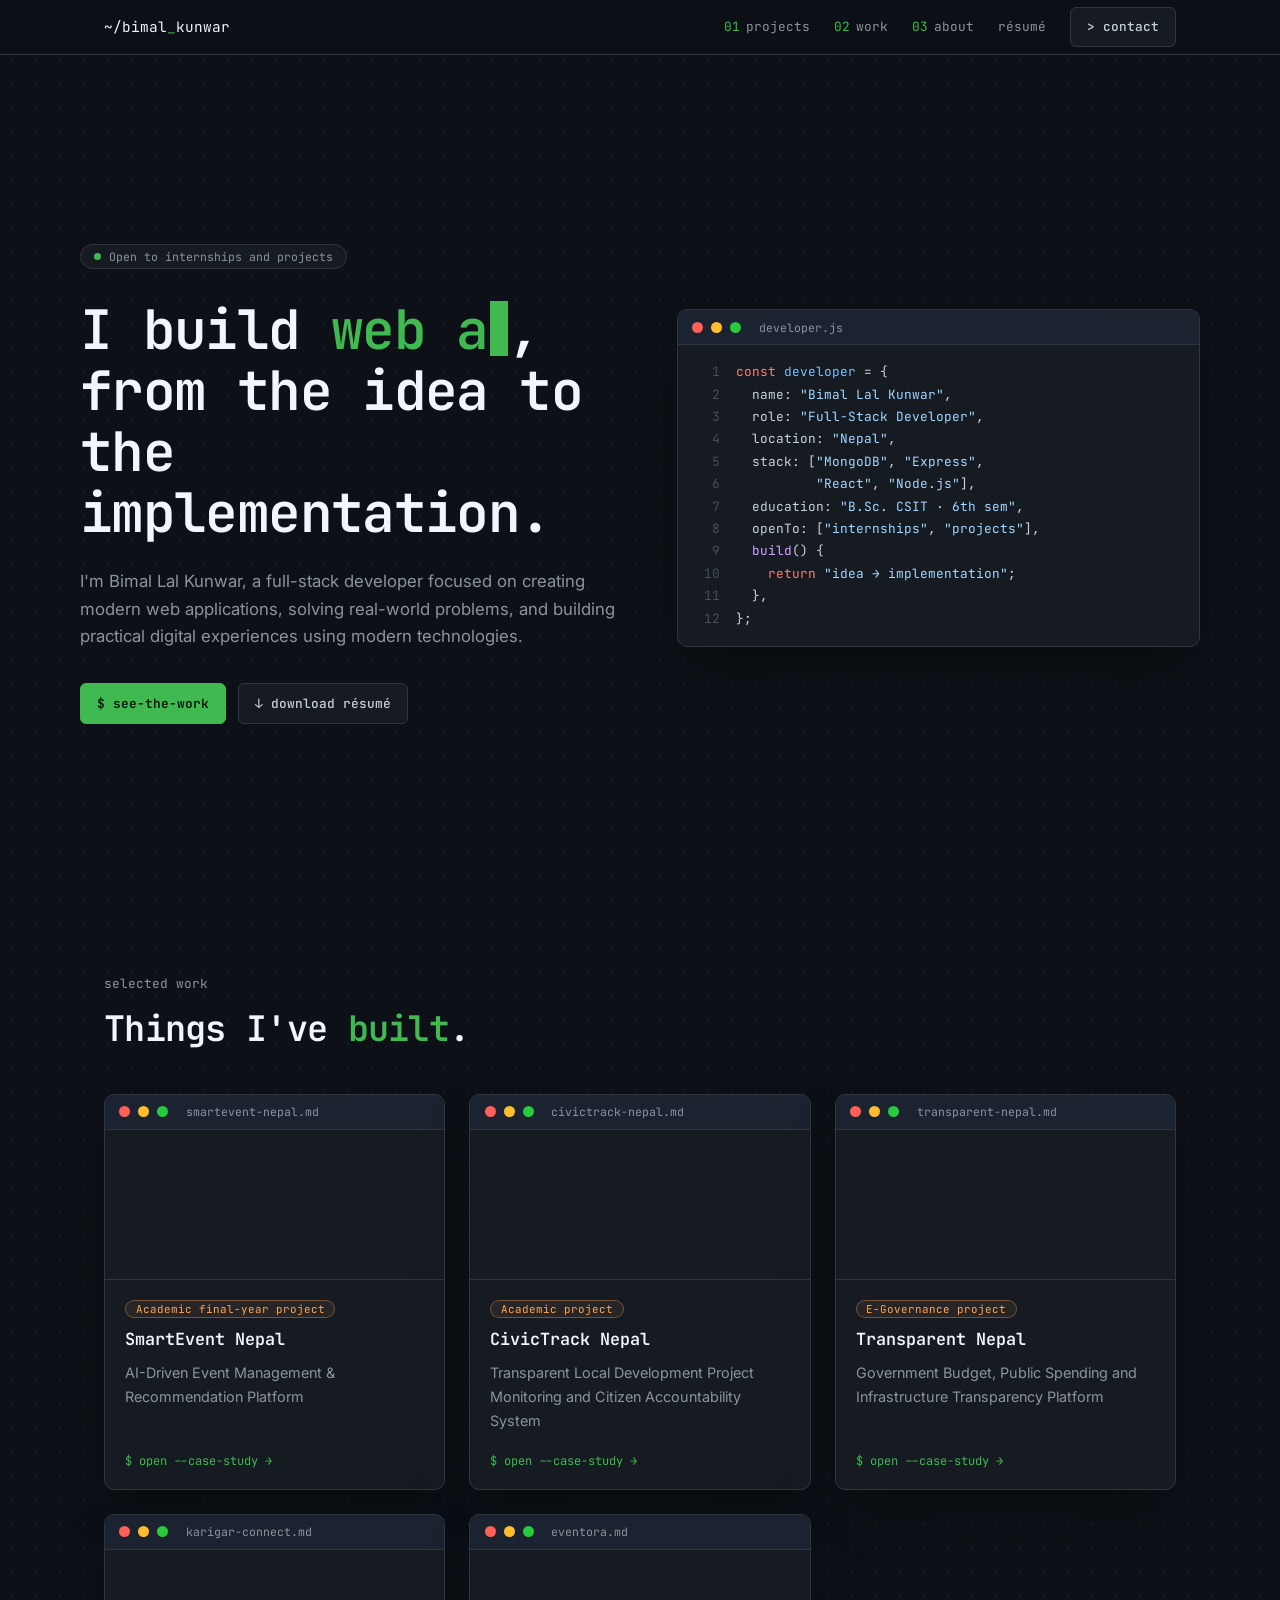
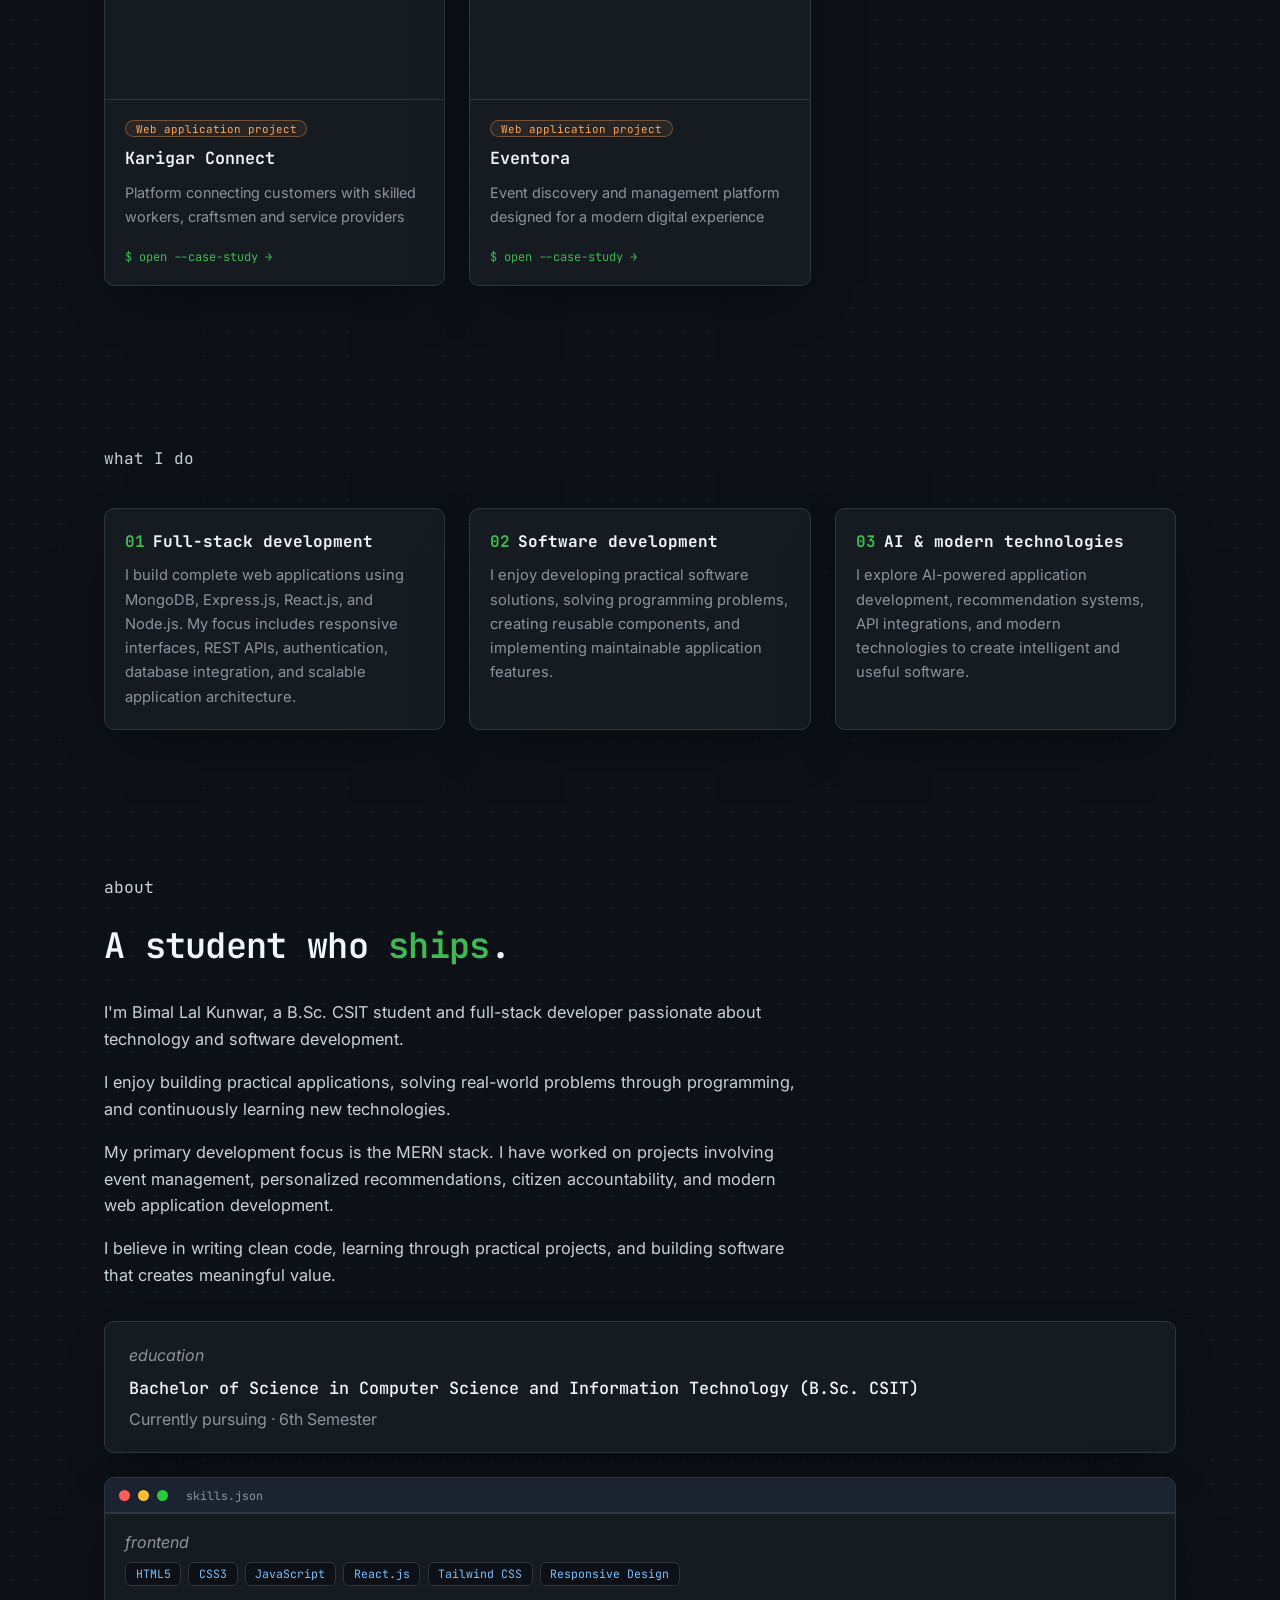
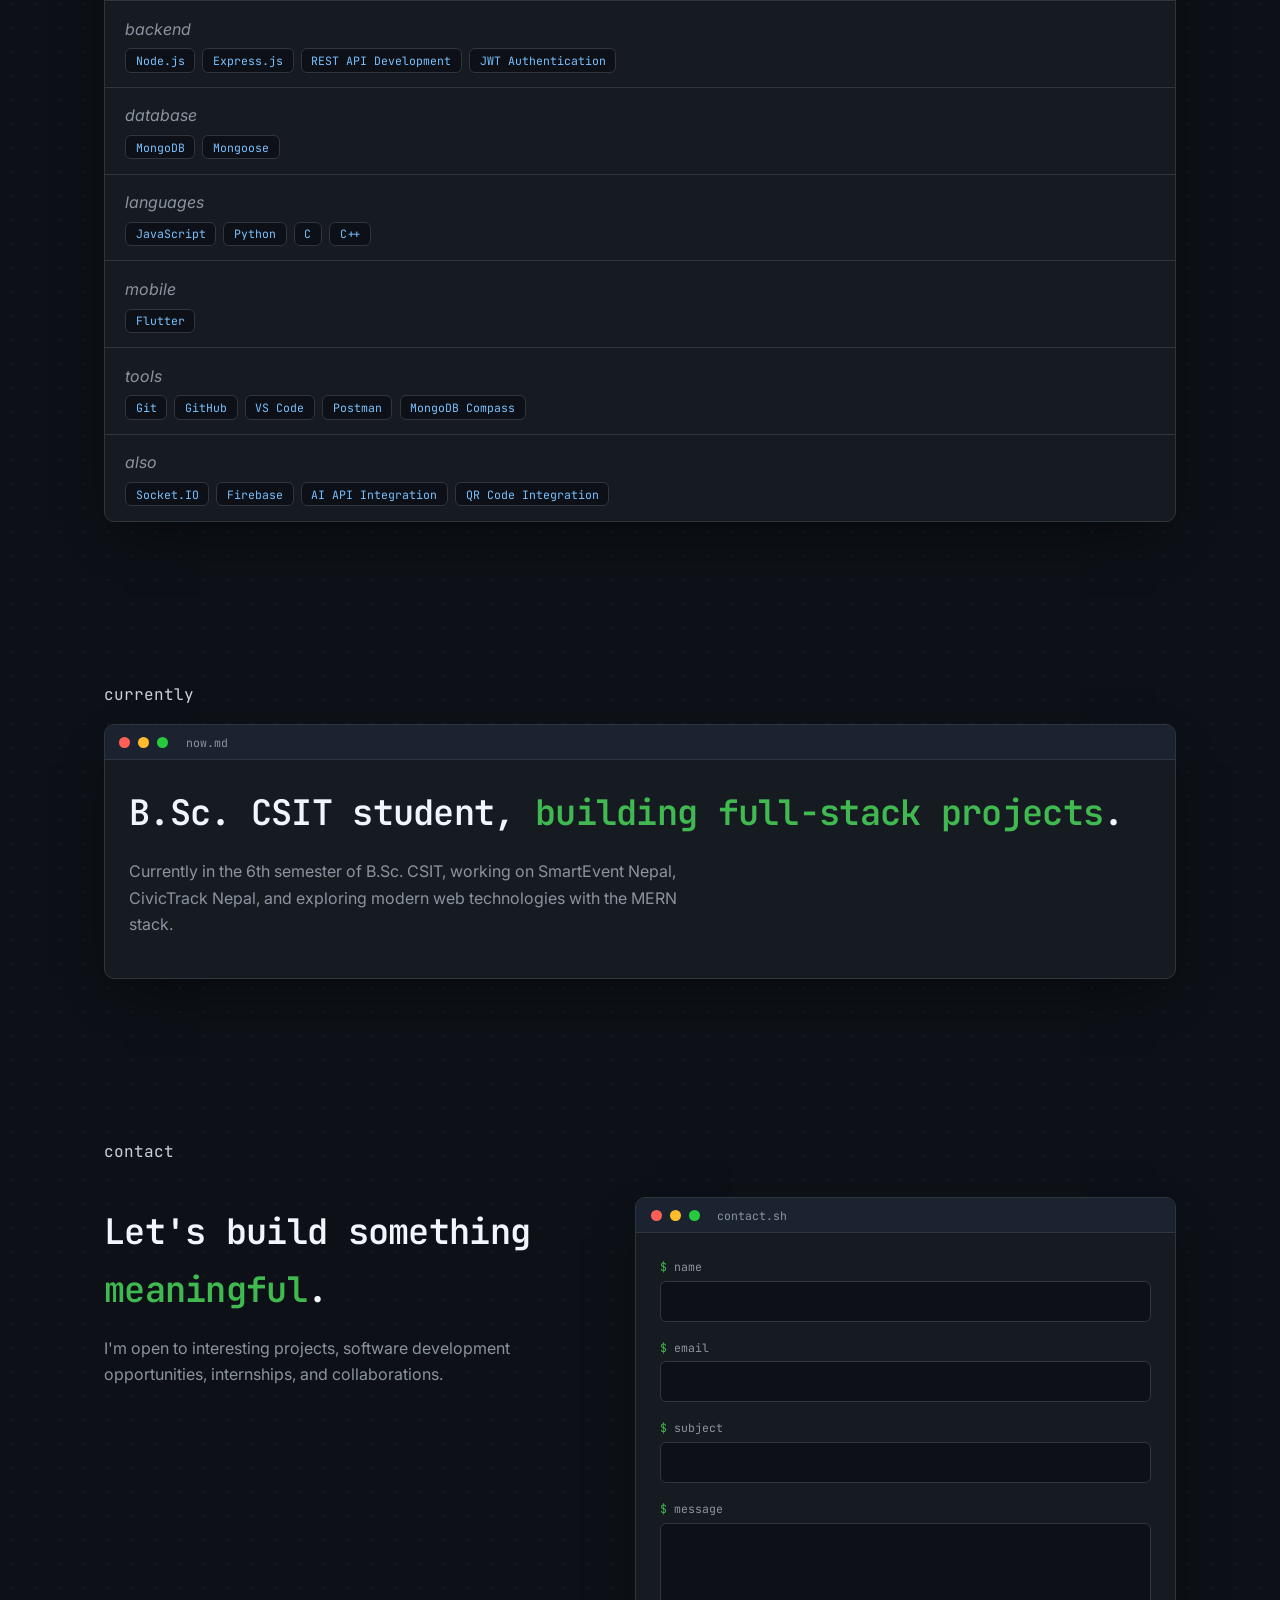
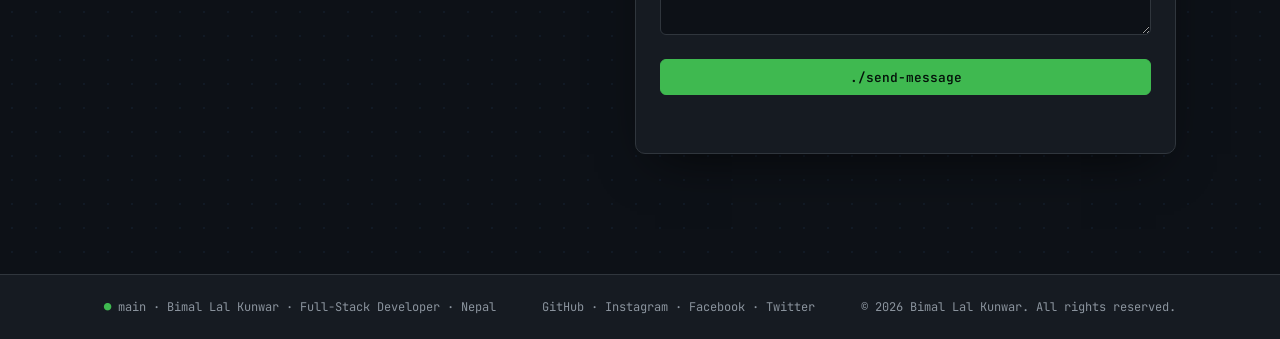
<file: index.html>
<!doctype html>
<html lang="en">
<head>
<meta charset="utf-8">
<meta name="viewport" content="width=device-width,initial-scale=1">
<meta name="color-scheme" content="dark">
<meta name="theme-color" content="#0d1117">
<meta name="author" content="Bimal Lal Kunwar">
<link rel="icon" href="data:,">
<link href="https://fonts.googleapis.com/css2?family=Inter:wght@400;500;600&family=JetBrains+Mono:wght@400;500;600&display=swap" rel="stylesheet">
<link rel="stylesheet" href="style.css">
<title>Bimal Lal Kunwar · Full-Stack Developer</title>
<meta name="description" content="Bimal Lal Kunwar is a full-stack developer from Nepal building modern web applications with the MERN stack.">
</head>

<body>
<header>
<div class="wrap">
<a class="logo mono" href="index.html">~/bimal<span>_</span>kunwar</a>
<nav aria-label="Primary">
<a href="projects.html"><b>01</b>projects</a>
<a href="index.html#work"><b>02</b>work</a>
<a href="index.html#about"><b>03</b>about</a>
<a href="Bimal_Lal_Kunwar_Resume.pdf" download>résumé</a>
<a class="btn" href="index.html#contact">&gt; contact</a>
</nav>
</div>
</header>

<main>

<div class="wrap hero">
<div>
<p class="status"><i></i>Open to internships and projects</p>
<h1>I build <span class="hl" id="typed">digital products</span><span class="cursor" aria-hidden="true"></span>,<br>from the idea to the implementation.</h1>
<p class="lead">I'm Bimal Lal Kunwar, a full-stack developer focused on creating modern web applications, solving real-world problems, and building practical digital experiences using modern technologies.</p>
<div class="cta">
<a class="btn p" href="#work">$ see-the-work</a>
<a class="btn" href="Bimal_Lal_Kunwar_Resume.pdf" download>↓ download résumé</a>
</div>
</div>

<div class="win ">
<div class="bar">
<span class="d r"></span>
<span class="d y"></span>
<span class="d gr"></span>
<span class="t">developer.js</span>
</div>
<pre class="code" aria-label="Developer profile as code"><span class="ln"><span class="k">const</span> <span class="n">developer</span> = {</span><span class="ln">  name: <span class="s">"Bimal Lal Kunwar"</span>,</span><span class="ln">  role: <span class="s">"Full-Stack Developer"</span>,</span><span class="ln">  location: <span class="s">"Nepal"</span>,</span><span class="ln">  stack: [<span class="s">"MongoDB"</span>, <span class="s">"Express"</span>,</span><span class="ln">          <span class="s">"React"</span>, <span class="s">"Node.js"</span>],</span><span class="ln">  education: <span class="s">"B.Sc. CSIT · 6th sem"</span>,</span><span class="ln">  openTo: [<span class="s">"internships"</span>, <span class="s">"projects"</span>],</span><span class="ln">  <span class="f">build</span>() {</span><span class="ln">    <span class="k">return</span> <span class="s">"idea → implementation"</span>;</span><span class="ln">  },</span><span class="ln">};</span></pre>
</div>
</div>

<section id="work" class="wrap">
<div class="sh">
<p class="eyebrow">selected work</p>
</div>
<h2>Things I've <span class="hl">built</span>.</h2>

<div class="grid3">

<a class="win card reveal" href="projects.html#smartevent-nepal">
<div class="bar">
<span class="d r"></span><span class="d y"></span><span class="d gr"></span>
<span class="t">smartevent-nepal.md</span>
</div>
<div class="shot" style="background-image:url('https://images.unsplash.com/photo-1505373877841-8d25f7d46678?auto=format&fit=crop&w=1000&q=85');background-size:cover;background-position:center;"></div>
<div class="body">
<span class="badge">Academic final-year project</span>
<h3>SmartEvent Nepal</h3>
<p>AI-Driven Event Management &amp; Recommendation Platform</p>
<span class="go">$ open --case-study →</span>
</div>
</a>

<a class="win card reveal" href="projects.html#civictrack-nepal">
<div class="bar">
<span class="d r"></span><span class="d y"></span><span class="d gr"></span>
<span class="t">civictrack-nepal.md</span>
</div>
<div class="shot" style="background-image:url('https://images.unsplash.com/photo-1486406146926-c627a92ad1ab?auto=format&fit=crop&w=1000&q=85');background-size:cover;background-position:center;"></div>
<div class="body">
<span class="badge">Academic project</span>
<h3>CivicTrack Nepal</h3>
<p>Transparent Local Development Project Monitoring and Citizen Accountability System</p>
<span class="go">$ open --case-study →</span>
</div>
</a>

<a class="win card reveal" href="projects.html#transparent-nepal">
<div class="bar">
<span class="d r"></span><span class="d y"></span><span class="d gr"></span>
<span class="t">transparent-nepal.md</span>
</div>
<div class="shot" style="background-image:url('https://images.unsplash.com/photo-1480714378408-67cf0d13bc1b?auto=format&fit=crop&w=1000&q=85');background-size:cover;background-position:center;"></div>
<div class="body">
<span class="badge">E-Governance project</span>
<h3>Transparent Nepal</h3>
<p>Government Budget, Public Spending and Infrastructure Transparency Platform</p>
<span class="go">$ open --case-study →</span>
</div>
</a>

<a class="win card reveal" href="projects.html#karigar-connect">
<div class="bar">
<span class="d r"></span><span class="d y"></span><span class="d gr"></span>
<span class="t">karigar-connect.md</span>
</div>
<div class="shot" style="background-image:url('https://images.unsplash.com/photo-1581578731548-c64695cc6952?auto=format&fit=crop&w=1000&q=85');background-size:cover;background-position:center;"></div>
<div class="body">
<span class="badge">Web application project</span>
<h3>Karigar Connect</h3>
<p>Platform connecting customers with skilled workers, craftsmen and service providers</p>
<span class="go">$ open --case-study →</span>
</div>
</a>

<a class="win card reveal" href="projects.html#eventora">
<div class="bar">
<span class="d r"></span><span class="d y"></span><span class="d gr"></span>
<span class="t">eventora.md</span>
</div>
<div class="shot" style="background-image:url('https://images.unsplash.com/photo-1492684223066-81342ee5ff30?auto=format&fit=crop&w=1000&q=85');background-size:cover;background-position:center;"></div>
<div class="body">
<span class="badge">Web application project</span>
<h3>Eventora</h3>
<p>Event discovery and management platform designed for a modern digital experience</p>
<span class="go">$ open --case-study →</span>
</div>
</a>

</div>
</section>

<section class="wrap">
<p class="eyebrow">what I do</p>
<div class="grid3">

<div class="win do reveal">
<h3><b>01</b>Full-stack development</h3>
<p>I build complete web applications using MongoDB, Express.js, React.js, and Node.js. My focus includes responsive interfaces, REST APIs, authentication, database integration, and scalable application architecture.</p>
</div>

<div class="win do reveal">
<h3><b>02</b>Software development</h3>
<p>I enjoy developing practical software solutions, solving programming problems, creating reusable components, and implementing maintainable application features.</p>
</div>

<div class="win do reveal">
<h3><b>03</b>AI &amp; modern technologies</h3>
<p>I explore AI-powered application development, recommendation systems, API integrations, and modern technologies to create intelligent and useful software.</p>
</div>

</div>
</section>

<section id="about" class="wrap about">
<p class="eyebrow">about</p>
<h2>A student who <span class="hl">ships</span>.</h2>

<div class="reveal" style="margin-top:1.5rem">
<p>I'm Bimal Lal Kunwar, a B.Sc. CSIT student and full-stack developer passionate about technology and software development.</p>
<p>I enjoy building practical applications, solving real-world problems through programming, and continuously learning new technologies.</p>
<p>My primary development focus is the MERN stack. I have worked on projects involving event management, personalized recommendations, citizen accountability, and modern web application development.</p>
<p>I believe in writing clean code, learning through practical projects, and building software that creates meaningful value.</p>
</div>

<div class="win edu reveal">
<span class="c">education</span>
<h3 class="mono" style="margin:.4rem 0 .2rem;color:var(--bright);font-size:1.05rem;font-weight:500">Bachelor of Science in Computer Science and Information Technology (B.Sc. CSIT)</h3>
<span class="mut">Currently pursuing · 6th Semester</span>
</div>

<div class="win reveal" style="margin-top:1.5rem">
<div class="bar">
<span class="d r"></span><span class="d y"></span><span class="d gr"></span>
<span class="t">skills.json</span>
</div>

<div class="skill">
<span class="c">frontend</span>
<ul class="tags">
<li>HTML5</li><li>CSS3</li><li>JavaScript</li><li>React.js</li><li>Tailwind CSS</li><li>Responsive Design</li>
</ul>
</div>

<div class="skill">
<span class="c">backend</span>
<ul class="tags">
<li>Node.js</li><li>Express.js</li><li>REST API Development</li><li>JWT Authentication</li>
</ul>
</div>

<div class="skill">
<span class="c">database</span>
<ul class="tags">
<li>MongoDB</li><li>Mongoose</li>
</ul>
</div>

<div class="skill">
<span class="c">languages</span>
<ul class="tags">
<li>JavaScript</li><li>Python</li><li>C</li><li>C++</li>
</ul>
</div>

<div class="skill">
<span class="c">mobile</span>
<ul class="tags">
<li>Flutter</li>
</ul>
</div>

<div class="skill">
<span class="c">tools</span>
<ul class="tags">
<li>Git</li><li>GitHub</li><li>VS Code</li><li>Postman</li><li>MongoDB Compass</li>
</ul>
</div>

<div class="skill">
<span class="c">also</span>
<ul class="tags">
<li>Socket.IO</li><li>Firebase</li><li>AI API Integration</li><li>QR Code Integration</li>
</ul>
</div>
</div>
</section>

<section class="wrap">
<p class="eyebrow">currently</p>
<div class="win reveal" style="margin-top:1rem">
<div class="bar">
<span class="d r"></span><span class="d y"></span><span class="d gr"></span>
<span class="t">now.md</span>
</div>
<div class="now">
<h2 style="margin:0">B.Sc. CSIT student, <span class="hl">building full-stack projects</span>.</h2>
<p class="mut" style="max-width:36rem">Currently in the 6th semester of B.Sc. CSIT, working on SmartEvent Nepal, CivicTrack Nepal, and exploring modern web technologies with the MERN stack.</p>
</div>
</div>
</section>

<section id="contact" class="wrap">
<p class="eyebrow">contact</p>
<div class="contact">
<div>
<h2>Let's build something <span class="hl">meaningful</span>.</h2>
<p class="mut" style="max-width:28rem;margin-top:1rem">I'm open to interesting projects, software development opportunities, internships, and collaborations.</p>
</div>

<div class="win ">
<div class="bar">
<span class="d r"></span><span class="d y"></span><span class="d gr"></span>
<span class="t">contact.sh</span>
</div>

<form id="contact-form" novalidate>
<div>
<label for="name">name</label>
<input id="name" name="name" required minlength="2" maxlength="100" autocomplete="name">
</div>
<div>
<label for="email">email</label>
<input id="email" name="email" type="email" required autocomplete="email">
</div>
<div>
<label for="subject">subject</label>
<input id="subject" name="subject" required maxlength="200">
</div>
<div>
<label for="message">message</label>
<textarea id="message" name="message" rows="5" required minlength="10" maxlength="5000"></textarea>
</div>
<input class="hp" name="website" tabindex="-1" autocomplete="off" aria-hidden="true">
<button class="btn p" style="justify-content:center">./send-message</button>
<p id="status" role="status"></p>
</form>
</div>
</div>
</section>

</main>

<footer>
<div class="wrap">
<span><span class="g">●</span> main · Bimal Lal Kunwar · Full-Stack Developer · Nepal</span>
<span>
<a href="https://github.com/bimal-18" target="_blank" rel="noopener">GitHub</a> ·
<a href="https://www.instagram.com/yourusername/" target="_blank" rel="noopener">Instagram</a> ·
<a href="https://www.facebook.com/yourusername" target="_blank" rel="noopener">Facebook</a> ·
<a href="https://twitter.com/yourusername" target="_blank" rel="noopener">Twitter</a>
</span>
<span>© <span id="year"></span> Bimal Lal Kunwar. All rights reserved.</span>
</div>
</footer>

<script src="script.js"></script>
</body>
</html>
</file>
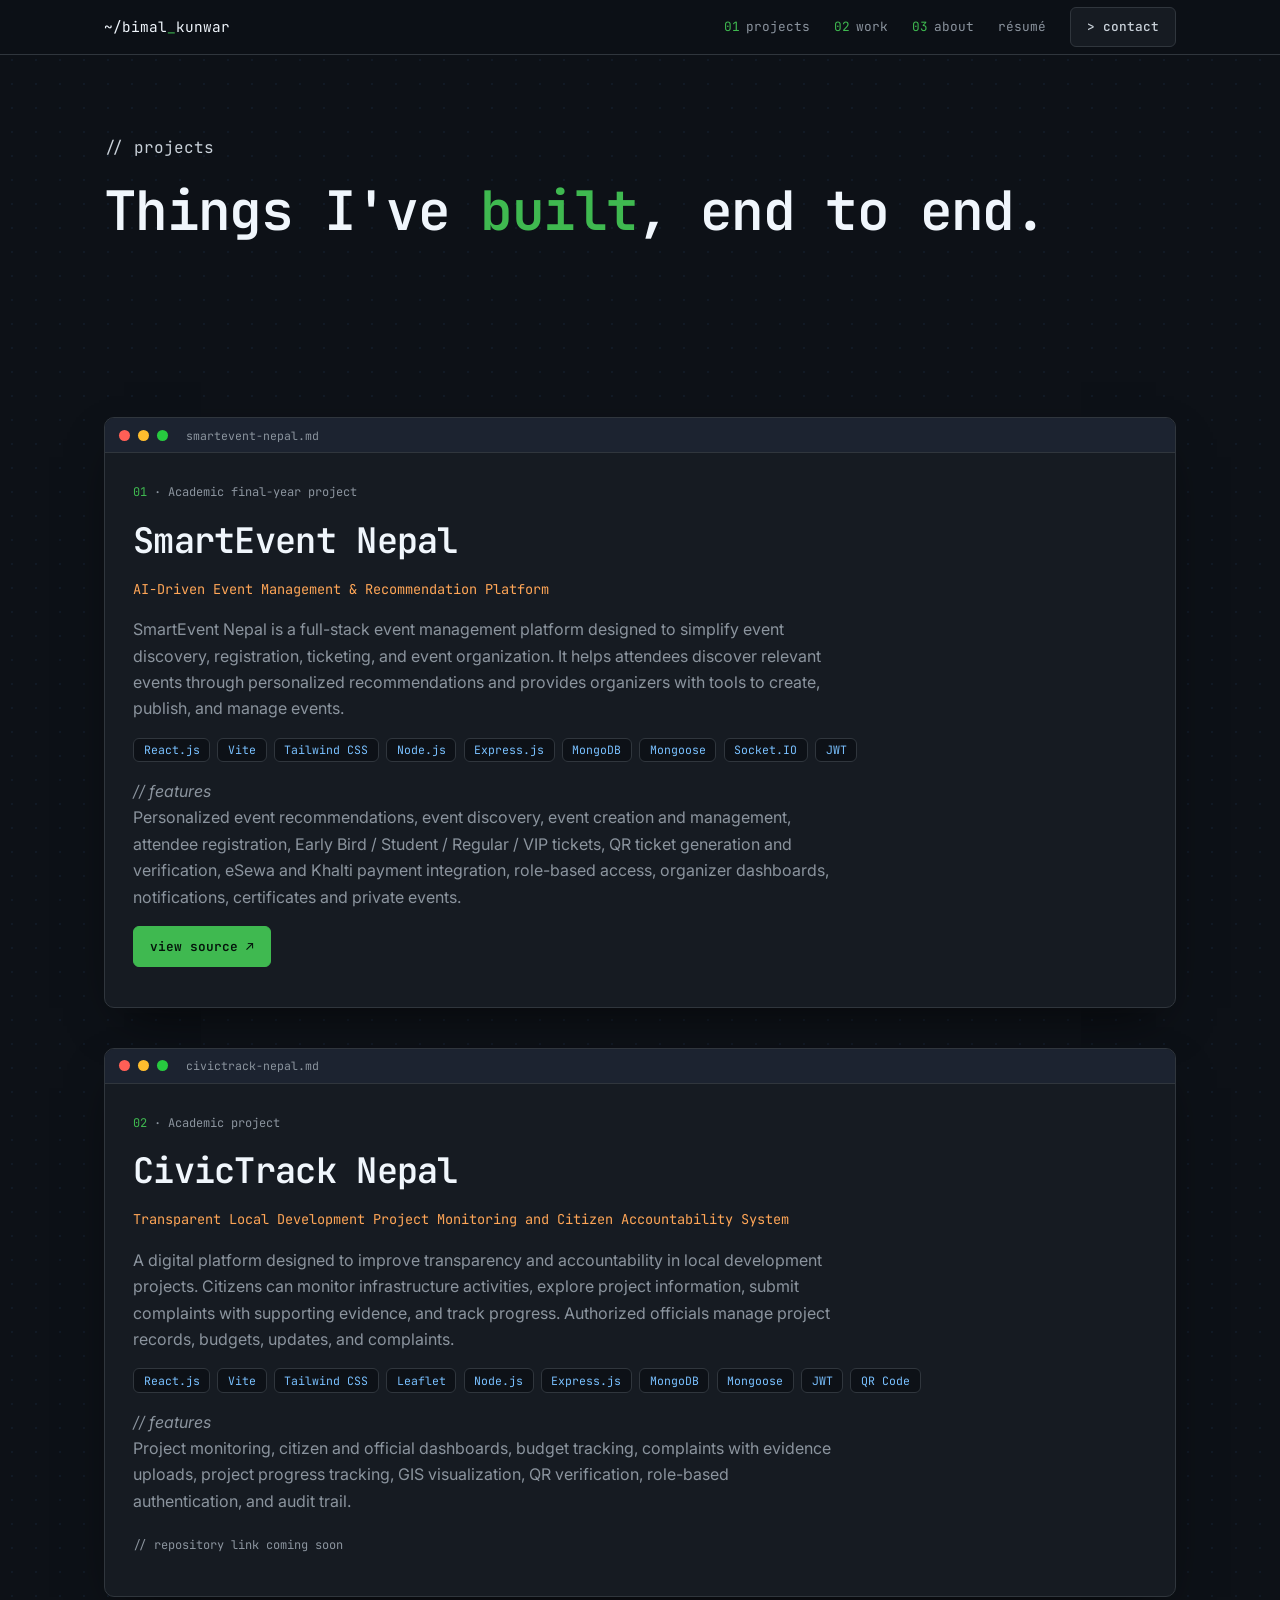
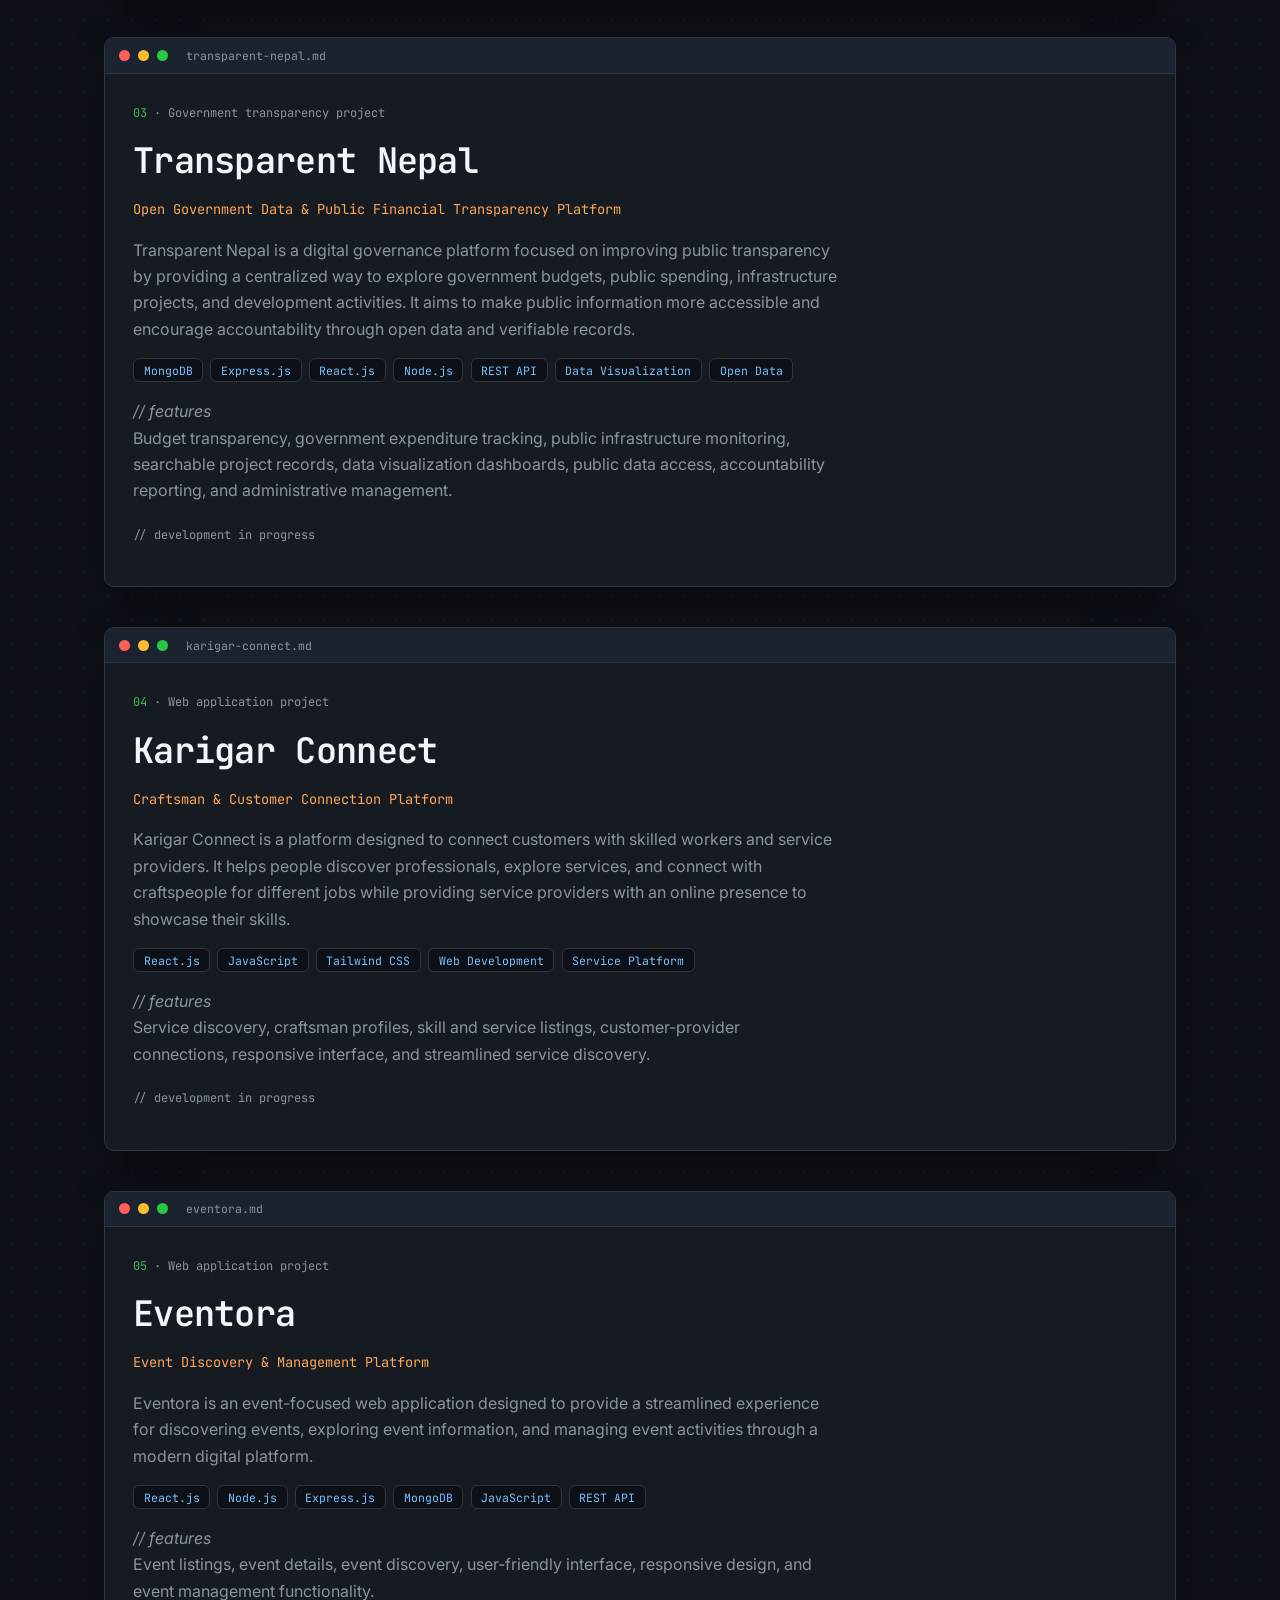
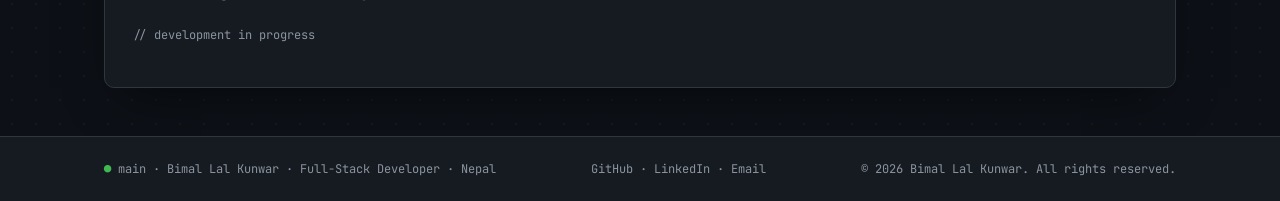
<file: projects.html>
<!-- <!doctype html><html lang="en"><head><meta charset="utf-8"><meta name="viewport" content="width=device-width,initial-scale=1"><meta name="color-scheme" content="dark"><meta name="theme-color" content="#0d1117"><meta name="author" content="Bimal Lal Kunwar"><link rel="icon" href="data:,"><link href="https://fonts.googleapis.com/css2?family=Inter:wght@400;500;600&family=JetBrains+Mono:wght@400;500;600&display=swap" rel="stylesheet"><link rel="stylesheet" href="style.css"><title>Projects · Bimal Lal Kunwar</title><meta name="description" content="Full-stack projects by Bimal Lal Kunwar: SmartEvent Nepal, CivicTrack Nepal and more."></head><body><header><div class="wrap"><a class="logo mono" href="index.html">~/bimal<span>_</span>kunwar</a><nav aria-label="Primary"><a href="projects.html"><b>01</b>projects</a><a href="index.html#work"><b>02</b>work</a><a href="index.html#about"><b>03</b>about</a><a href="Bimal_Lal_Kunwar_Resume.pdf" download>résumé</a><a class="btn" href="index.html#contact">&gt; contact</a></nav></div></header>
<main class="wrap" style="padding-top:4rem"><p class="eyebrow">// projects</p><h1>Things I've <span class="hl">built</span>, end to end.</h1>
<article id="smartevent-nepal" class="proj reveal"><div class="win "><div class="bar"><span class="d r"></span><span class="d y"></span><span class="d gr"></span><span class="t">smartevent-nepal.md</span></div><div class="pb"><span class="mono mut" style="font-size:.75rem"><span class="g">01</span> · Academic final-year project</span><h2>SmartEvent Nepal</h2><p class="o mono" style="font-size:.85rem;margin:0">AI-Driven Event Management &amp; Recommendation Platform</p><p class="mut">SmartEvent Nepal is a full-stack event management platform designed to simplify event discovery, registration, ticketing, and event organization. It helps attendees discover relevant events through personalized recommendations (hybrid content-based and collaborative filtering) and gives organizers tools to create, publish, and manage events.</p><ul class="tags"><li>React.js</li><li>Vite</li><li>Tailwind CSS</li><li>Node.js</li><li>Express.js</li><li>MongoDB</li><li>Mongoose</li><li>Socket.IO</li><li>JWT</li></ul><p class="mut"><span class="c">// features</span><br>Personalized recommendations, event discovery, event creation and management, attendee registration, Early Bird / Student / Regular / VIP tickets, QR ticket generation and verification, eSewa and Khalti payments, role-based access, organizer and admin dashboards, notifications, certificates, private events.</p><p><a class="btn p" href="https://github.com/BIMAL-18/SMART-EVENT-NEPAL" target="_blank" rel="noopener">view source ↗</a></p></div></div></article>
<article id="civictrack-nepal" class="proj reveal"><div class="win "><div class="bar"><span class="d r"></span><span class="d y"></span><span class="d gr"></span><span class="t">civictrack-nepal.md</span></div><div class="pb"><span class="mono mut" style="font-size:.75rem"><span class="g">02</span> · Academic project</span><h2>CivicTrack Nepal</h2><p class="o mono" style="font-size:.85rem;margin:0">Transparent Local Development Project Monitoring and Citizen Accountability System</p><p class="mut">A digital platform that improves transparency and accountability in local development projects. Citizens can monitor activities, explore project details, submit complaints with evidence and track progress; authorized officials manage project records, budgets, updates and complaints.</p><ul class="tags"><li>React.js</li><li>Vite</li><li>Tailwind CSS</li><li>Leaflet</li><li>Node.js</li><li>Express.js</li><li>MongoDB</li><li>Mongoose</li><li>JWT</li><li>QR Code</li></ul><p class="mut"><span class="c">// features</span><br>Project monitoring, citizen and official dashboards, budget tracking, complaints with evidence uploads, progress tracking, GIS visualization, QR verification, role-based authentication, audit trail.</p><p><span class="mono mut" style="font-size:.75rem">// repository link coming soon</span></p></div></div></article>
<article id="bimal-portfolio" class="proj reveal"><div class="win "><div class="bar"><span class="d r"></span><span class="d y"></span><span class="d gr"></span><span class="t">bimal-portfolio.md</span></div><div class="pb"><span class="mono mut" style="font-size:.75rem"><span class="g">03</span> · Personal project</span><h2>Bimal Lal Kunwar Portfolio</h2><p class="mut">A modern personal developer portfolio showcasing my programming skills, full-stack projects, education and professional journey.</p><ul class="tags"><li>React.js</li><li>Node.js</li><li>Express.js</li><li>MongoDB</li><li>Tailwind CSS</li></ul><p><a class="btn p" href="https://github.com/bimal-18" target="_blank" rel="noopener">view source ↗</a></p></div></div></article>
</main><footer><div class="wrap"><span><span class="g">●</span> main · Bimal Lal Kunwar · Full-Stack Developer · Nepal</span><span><a href="https://github.com/bimal-18" target="_blank" rel="noopener">GitHub</a> · <a href="#">LinkedIn</a> · <a href="mailto:YOUR_EMAIL@example.com">Email</a></span><span>© <span id="year"></span> Bimal Lal Kunwar. All rights reserved.</span></div></footer><script src="script.js"></script></body></html> -->
<!doctype html>
<html lang="en">
<head>
<meta charset="utf-8">
<meta name="viewport" content="width=device-width,initial-scale=1">
<meta name="color-scheme" content="dark">
<meta name="theme-color" content="#0d1117">
<meta name="author" content="Bimal Lal Kunwar">
<link rel="icon" href="data:,">
<link href="https://fonts.googleapis.com/css2?family=Inter:wght@400;500;600&family=JetBrains+Mono:wght@400;500;600&display=swap" rel="stylesheet">
<link rel="stylesheet" href="style.css">
<title>Projects · Bimal Lal Kunwar</title>
<meta name="description" content="Full-stack projects by Bimal Lal Kunwar: SmartEvent Nepal, CivicTrack Nepal, Transparent Nepal, Karigar Connect and Eventora.">
</head>

<body>
<header>
<div class="wrap">
<a class="logo mono" href="index.html">~/bimal<span>_</span>kunwar</a>
<nav aria-label="Primary">
<a href="projects.html"><b>01</b>projects</a>
<a href="index.html#work"><b>02</b>work</a>
<a href="index.html#about"><b>03</b>about</a>
<a href="Bimal_Lal_Kunwar_Resume.pdf" download>résumé</a>
<a class="btn" href="index.html#contact">&gt; contact</a>
</nav>
</div>
</header>

<main class="wrap" style="padding-top:4rem">
<p class="eyebrow">// projects</p>
<h1>Things I've <span class="hl">built</span>, end to end.</h1>

<!-- 01 SmartEvent Nepal -->
<article id="smartevent-nepal" class="proj reveal">
<div class="win">
<div class="bar">
<span class="d r"></span><span class="d y"></span><span class="d gr"></span>
<span class="t">smartevent-nepal.md</span>
</div>
<div class="pb">
<span class="mono mut" style="font-size:.75rem"><span class="g">01</span> · Academic final-year project</span>
<h2>SmartEvent Nepal</h2>
<p class="o mono" style="font-size:.85rem;margin:0">AI-Driven Event Management &amp; Recommendation Platform</p>
<p class="mut">SmartEvent Nepal is a full-stack event management platform designed to simplify event discovery, registration, ticketing, and event organization. It helps attendees discover relevant events through personalized recommendations and provides organizers with tools to create, publish, and manage events.</p>
<ul class="tags">
<li>React.js</li><li>Vite</li><li>Tailwind CSS</li><li>Node.js</li><li>Express.js</li><li>MongoDB</li><li>Mongoose</li><li>Socket.IO</li><li>JWT</li>
</ul>
<p class="mut"><span class="c">// features</span><br>
Personalized event recommendations, event discovery, event creation and management, attendee registration, Early Bird / Student / Regular / VIP tickets, QR ticket generation and verification, eSewa and Khalti payment integration, role-based access, organizer dashboards, notifications, certificates and private events.</p>
<p><a class="btn p" href="https://github.com/BIMAL-18/SMART-EVENT-NEPAL" target="_blank" rel="noopener">view source ↗</a></p>
</div>
</div>
</article>

<!-- 02 CivicTrack Nepal -->
<article id="civictrack-nepal" class="proj reveal">
<div class="win">
<div class="bar">
<span class="d r"></span><span class="d y"></span><span class="d gr"></span>
<span class="t">civictrack-nepal.md</span>
</div>
<div class="pb">
<span class="mono mut" style="font-size:.75rem"><span class="g">02</span> · Academic project</span>
<h2>CivicTrack Nepal</h2>
<p class="o mono" style="font-size:.85rem;margin:0">Transparent Local Development Project Monitoring and Citizen Accountability System</p>
<p class="mut">A digital platform designed to improve transparency and accountability in local development projects. Citizens can monitor infrastructure activities, explore project information, submit complaints with supporting evidence, and track progress. Authorized officials manage project records, budgets, updates, and complaints.</p>
<ul class="tags">
<li>React.js</li><li>Vite</li><li>Tailwind CSS</li><li>Leaflet</li><li>Node.js</li><li>Express.js</li><li>MongoDB</li><li>Mongoose</li><li>JWT</li><li>QR Code</li>
</ul>
<p class="mut"><span class="c">// features</span><br>
Project monitoring, citizen and official dashboards, budget tracking, complaints with evidence uploads, project progress tracking, GIS visualization, QR verification, role-based authentication, and audit trail.</p>
<p><span class="mono mut" style="font-size:.75rem">// repository link coming soon</span></p>
</div>
</div>
</article>

<!-- 03 Transparent Nepal -->
<article id="transparent-nepal" class="proj reveal">
<div class="win">
<div class="bar">
<span class="d r"></span><span class="d y"></span><span class="d gr"></span>
<span class="t">transparent-nepal.md</span>
</div>
<div class="pb">
<span class="mono mut" style="font-size:.75rem"><span class="g">03</span> · Government transparency project</span>
<h2>Transparent Nepal</h2>
<p class="o mono" style="font-size:.85rem;margin:0">Open Government Data &amp; Public Financial Transparency Platform</p>
<p class="mut">Transparent Nepal is a digital governance platform focused on improving public transparency by providing a centralized way to explore government budgets, public spending, infrastructure projects, and development activities. It aims to make public information more accessible and encourage accountability through open data and verifiable records.</p>
<ul class="tags">
<li>MongoDB</li><li>Express.js</li><li>React.js</li><li>Node.js</li><li>REST API</li><li>Data Visualization</li><li>Open Data</li>
</ul>
<p class="mut"><span class="c">// features</span><br>
Budget transparency, government expenditure tracking, public infrastructure monitoring, searchable project records, data visualization dashboards, public data access, accountability reporting, and administrative management.</p>
<p><span class="mono mut" style="font-size:.75rem">// development in progress</span></p>
</div>
</div>
</article>

<!-- 04 Karigar Connect -->
<article id="karigar-connect" class="proj reveal">
<div class="win">
<div class="bar">
<span class="d r"></span><span class="d y"></span><span class="d gr"></span>
<span class="t">karigar-connect.md</span>
</div>
<div class="pb">
<span class="mono mut" style="font-size:.75rem"><span class="g">04</span> · Web application project</span>
<h2>Karigar Connect</h2>
<p class="o mono" style="font-size:.85rem;margin:0">Craftsman &amp; Customer Connection Platform</p>
<p class="mut">Karigar Connect is a platform designed to connect customers with skilled workers and service providers. It helps people discover professionals, explore services, and connect with craftspeople for different jobs while providing service providers with an online presence to showcase their skills.</p>
<ul class="tags">
<li>React.js</li><li>JavaScript</li><li>Tailwind CSS</li><li>Web Development</li><li>Service Platform</li>
</ul>
<p class="mut"><span class="c">// features</span><br>
Service discovery, craftsman profiles, skill and service listings, customer-provider connections, responsive interface, and streamlined service discovery.</p>
<p><span class="mono mut" style="font-size:.75rem">// development in progress</span></p>
</div>
</div>
</article>

<!-- 05 Eventora -->
<article id="eventora" class="proj reveal">
<div class="win">
<div class="bar">
<span class="d r"></span><span class="d y"></span><span class="d gr"></span>
<span class="t">eventora.md</span>
</div>
<div class="pb">
<span class="mono mut" style="font-size:.75rem"><span class="g">05</span> · Web application project</span>
<h2>Eventora</h2>
<p class="o mono" style="font-size:.85rem;margin:0">Event Discovery &amp; Management Platform</p>
<p class="mut">Eventora is an event-focused web application designed to provide a streamlined experience for discovering events, exploring event information, and managing event activities through a modern digital platform.</p>
<ul class="tags">
<li>React.js</li><li>Node.js</li><li>Express.js</li><li>MongoDB</li><li>JavaScript</li><li>REST API</li>
</ul>
<p class="mut"><span class="c">// features</span><br>
Event listings, event details, event discovery, user-friendly interface, responsive design, and event management functionality.</p>
<p><span class="mono mut" style="font-size:.75rem">// development in progress</span></p>
</div>
</div>
</article>

</main>

<footer>
<div class="wrap">
<span><span class="g">●</span> main · Bimal Lal Kunwar · Full-Stack Developer · Nepal</span>
<span>
<a href="https://github.com/bimal-18" target="_blank" rel="noopener">GitHub</a> ·
<a href="#">LinkedIn</a> ·
<a href="mailto:YOUR_EMAIL@example.com">Email</a>
</span>
<span>© <span id="year"></span> Bimal Lal Kunwar. All rights reserved.</span>
</div>
</footer>

<script src="script.js"></script>
</body>
</html>
</file>
<file: style.css>
:root{--bg:#0d1117;--panel:#161b22;--panel2:#1c2330;--line:#30363d;--ink:#c9d1d9;--bright:#f0f6fc;--muted:#8b949e;
--green:#3fb950;--blue:#58a6ff;--cyan:#79c0ff;--str:#a5d6ff;--kw:#ff7b72;--fn:#d2a8ff;--orange:#ffa657;--accent:#3fb950}
*{box-sizing:border-box}html{scroll-behavior:smooth}
body{margin:0;background:var(--bg);color:var(--ink);font:16px/1.65 Inter,system-ui,sans-serif;-webkit-font-smoothing:antialiased;
background-image:radial-gradient(rgba(88,166,255,.06) 1px,transparent 1px);background-size:24px 24px}
a{color:inherit;text-decoration:none}.wrap{max-width:70rem;margin:0 auto;padding:0 1.5rem}
.mono,code,h1,h2,h3,nav,.btn,label,.eyebrow,.tags li{font-family:"JetBrains Mono",ui-monospace,SFMono-Regular,Menlo,monospace}
.mut{color:var(--muted)}.k{color:var(--kw)}.s{color:var(--str)}.f{color:var(--fn)}.n{color:var(--cyan)}.c{color:var(--muted);font-style:italic}.o{color:var(--orange)}.g{color:var(--green)}.b{color:var(--blue)}
::selection{background:rgba(88,166,255,.3)}
/* nav */
header{position:sticky;top:0;z-index:5;background:rgba(13,17,23,.88);backdrop-filter:blur(10px);border-bottom:1px solid var(--line)}
header .wrap{display:flex;justify-content:space-between;align-items:center;height:54px}
.logo{font-size:.9rem;color:var(--bright)}.logo span{color:var(--green)}
nav{display:flex;gap:1.5rem;align-items:center;font-size:.8rem;color:var(--muted)}
nav a:hover{color:var(--bright)}nav b{color:var(--green);font-weight:400;margin-right:6px}
.btn{display:inline-flex;gap:8px;align-items:center;border:1px solid var(--line);border-radius:6px;padding:.55rem 1rem;font-size:.8rem;font-weight:500;color:var(--ink);background:var(--panel);cursor:pointer;transition:.15s}
.btn:hover{border-color:var(--blue);color:var(--bright)}
.btn.p{background:var(--green);border-color:var(--green);color:#04130a;font-weight:600}.btn.p:hover{background:#2ea043;color:#fff}
.btn:disabled{opacity:.6;cursor:wait}
/* hero */
.hero{display:grid;grid-template-columns:1.05fr 1fr;gap:3rem;align-items:center;min-height:calc(100vh - 54px);padding:3rem 0}
.status{display:inline-flex;align-items:center;gap:8px;border:1px solid var(--line);background:var(--panel);border-radius:99px;padding:.25rem .8rem;font:.72rem "JetBrains Mono",monospace;color:var(--muted)}
.status i{width:7px;height:7px;border-radius:50%;background:var(--green);box-shadow:0 0 0 0 rgba(63,185,80,.6);animation:pulse 2s infinite}
@keyframes pulse{70%{box-shadow:0 0 0 7px rgba(63,185,80,0)}100%{box-shadow:0 0 0 0 rgba(63,185,80,0)}}
h1{font-size:clamp(2rem,4.6vw,3.4rem);line-height:1.12;letter-spacing:-.03em;color:var(--bright);margin:1.25rem 0 0;font-weight:600}
h1 .hl{color:var(--green)}
.cursor{display:inline-block;width:.55ch;height:1em;background:var(--green);vertical-align:-.12em;margin-left:2px;animation:blink 1s steps(1) infinite}
@keyframes blink{50%{opacity:0}}
.lead{max-width:34rem;color:var(--muted);font-size:1.05rem;margin:1.5rem 0 0}
.cta{display:flex;gap:.75rem;flex-wrap:wrap;margin-top:2rem}
/* window */
.win{background:var(--panel);border:1px solid var(--line);border-radius:10px;overflow:hidden;box-shadow:0 20px 50px -20px rgba(0,0,0,.7)}
.bar{display:flex;align-items:center;gap:8px;padding:.6rem .9rem;background:var(--panel2);border-bottom:1px solid var(--line);font:.72rem "JetBrains Mono",monospace;color:var(--muted)}
.bar .d{width:11px;height:11px;border-radius:50%}.d.r{background:#ff5f56}.d.y{background:#ffbd2e}.d.gr{background:#27c93f}.bar .t{margin-left:.6rem}
pre.code{margin:0;padding:1rem 0;font:.8rem/1.75 "JetBrains Mono",monospace;overflow-x:auto;counter-reset:l}
pre.code span.ln{display:block;padding:0 1.1rem 0 0;white-space:pre}
pre.code span.ln::before{counter-increment:l;content:counter(l);display:inline-block;width:2.6rem;margin-right:1rem;text-align:right;color:#484f58}
/* sections */
section{padding:4.5rem 0;scroll-margin-top:54px}
.sh{display:flex;align-items:baseline;gap:.8rem;flex-wrap:wrap}
.sh .eyebrow{color:var(--muted);font-size:.8rem;margin:0}
h2{font-size:clamp(1.5rem,3.2vw,2.2rem);color:var(--bright);margin:.35rem 0 0;letter-spacing:-.02em;font-weight:600}
h2 .hl{color:var(--green)}
.grid3{display:grid;gap:1.5rem;grid-template-columns:repeat(auto-fit,minmax(260px,1fr));margin-top:2.25rem}
.card{display:flex;flex-direction:column;transition:transform .2s,border-color .2s}
.card:hover{transform:translateY(-3px);border-color:var(--blue)}
.card .body{padding:1.25rem;display:flex;flex-direction:column;gap:.5rem;flex:1}
.card h3{margin:0;font-size:1.05rem;color:var(--bright);font-weight:600}
.card p{margin:0;font-size:.9rem;color:var(--muted)}
.card .go{margin-top:auto;padding-top:.75rem;font:.75rem "JetBrains Mono",monospace;color:var(--green)}
.badge{align-self:flex-start;font:.68rem "JetBrains Mono",monospace;color:var(--orange);border:1px solid rgba(255,166,87,.35);background:rgba(255,166,87,.08);border-radius:99px;padding:.05rem .6rem}
.tags{display:flex;flex-wrap:wrap;gap:.45rem;list-style:none;padding:0;margin:.5rem 0 0}
.tags li{border:1px solid var(--line);background:var(--bg);border-radius:6px;padding:.1rem .6rem;font-size:.72rem;color:var(--cyan)}
.shot{height:150px;display:grid;place-items:center;background:repeating-linear-gradient(45deg,var(--bg),var(--bg) 10px,#10151c 10px,#10151c 20px);border-bottom:1px solid var(--line);color:var(--muted);font:.72rem "JetBrains Mono",monospace}
.do{padding:1.25rem}.do h3{margin:0 0 .5rem;font-size:1rem;color:var(--bright)}.do h3 b{color:var(--green);margin-right:.5rem}.do p{margin:0;color:var(--muted);font-size:.92rem}
.about p{max-width:44rem;font-size:1.02rem;margin:0 0 1rem}
.edu{padding:1.25rem 1.5rem;margin-top:2rem}
.skill{padding:.9rem 1.25rem;border-top:1px solid var(--line)}.skill:first-child{border:0}.skill .tags{margin-top:.4rem}
.now{padding:1.5rem}
/* form */
form{display:grid;gap:1rem;padding:1.5rem}
label{display:block;font-size:.72rem;color:var(--muted);margin-bottom:.3rem}label::before{content:"$ ";color:var(--green)}
input,textarea{width:100%;background:var(--bg);border:1px solid var(--line);border-radius:6px;color:var(--bright);padding:.65rem .85rem;font:.85rem "JetBrains Mono",monospace}
input:focus,textarea:focus{outline:none;border-color:var(--blue);box-shadow:0 0 0 3px rgba(88,166,255,.15)}
.hp{position:absolute;left:-9999px}
#status{font:.8rem "JetBrains Mono",monospace;min-height:1.4em;margin:0}
.contact{display:grid;grid-template-columns:1fr 1.1fr;gap:2.5rem;align-items:start;margin-top:2rem}
/* footer */
footer{border-top:1px solid var(--line);margin-top:3rem;background:var(--panel)}
footer .wrap{padding:1.5rem;display:flex;justify-content:space-between;flex-wrap:wrap;gap:1rem;font:.75rem "JetBrains Mono",monospace;color:var(--muted)}
footer a:hover{color:var(--bright)}
.reveal{opacity:0;transform:translateY(14px);transition:opacity .5s,transform .5s}.reveal.in{opacity:1;transform:none}
article.proj{margin-top:2.5rem}article.proj .pb{padding:1.5rem 1.75rem}article.proj h2{margin:.5rem 0}
article.proj p{max-width:44rem}
@media(max-width:860px){.hero,.contact{grid-template-columns:1fr}.hero{min-height:0}nav a:not(.btn){display:none}}
@media(prefers-reduced-motion:reduce){.reveal{opacity:1;transform:none;transition:none}.cursor,.status i{animation:none}html{scroll-behavior:auto}}
section.wrap{padding-top:4.5rem;padding-bottom:4.5rem}
h1{min-height:3.6em}
</file>
